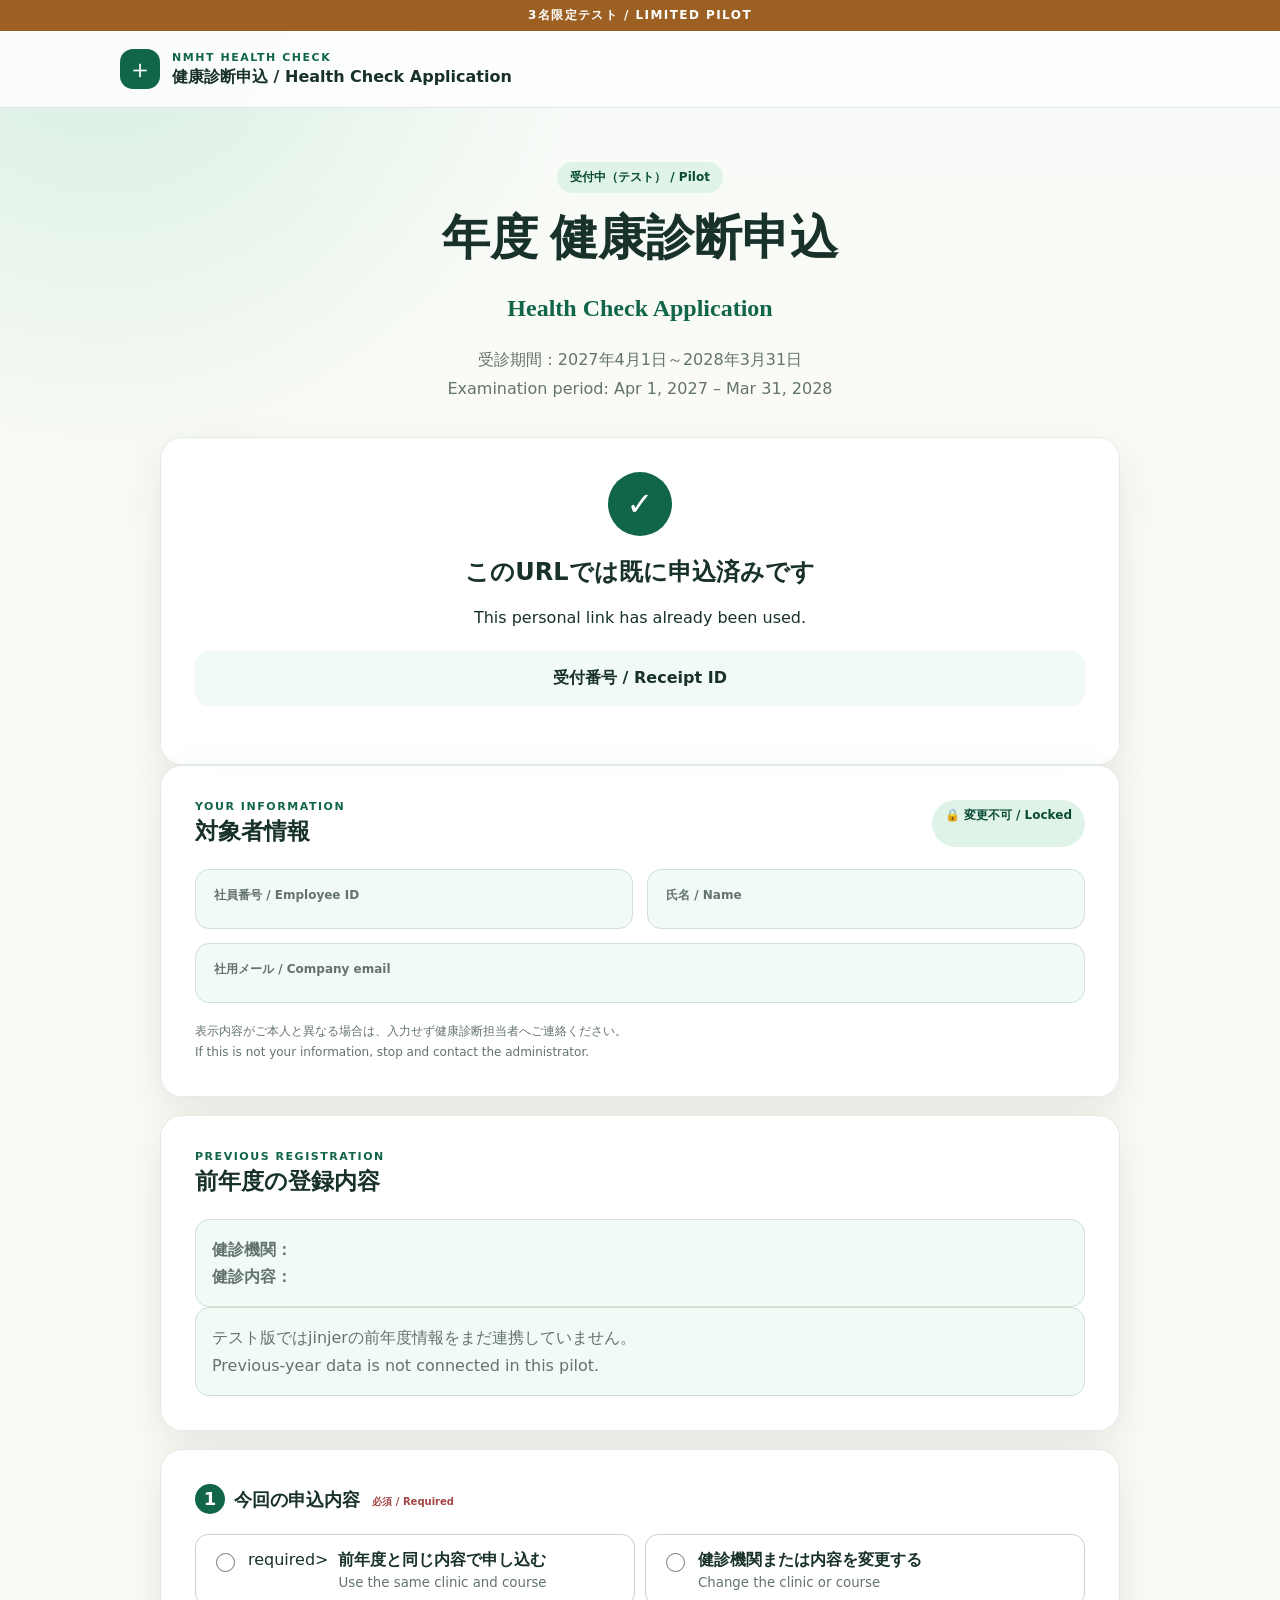
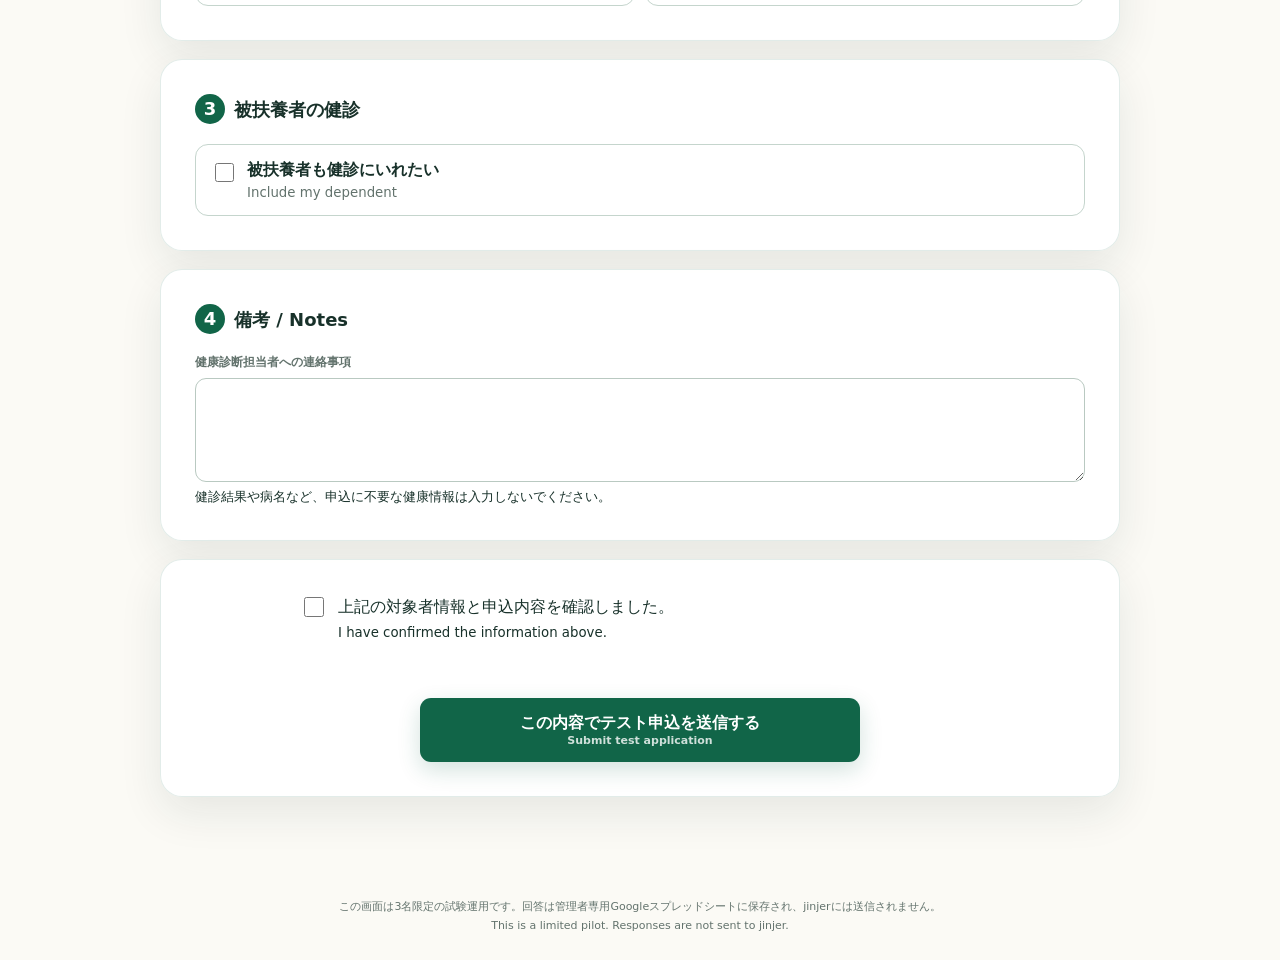
<file: prototypes/health_check_application/apps_script/Index.html>
<!doctype html>
<html lang="ja">
<head>
  <base target="_top">
  <style>
    :root{--ink:#18312a;--muted:#63736d;--green:#116548;--dark:#0b4b35;--mint:#dff3e9;--soft:#f2faf6;--line:#d9e2dd;--danger:#a33a3a;font-family:"Yu Gothic UI","Hiragino Kaku Gothic ProN",system-ui,sans-serif}*{box-sizing:border-box}body{margin:0;color:var(--ink);background:radial-gradient(circle at 8% 0%,rgba(191,229,210,.58),transparent 30rem),linear-gradient(180deg,#f7fbf8 0,#fbfaf5 36rem);min-height:100vh}.ribbon{padding:7px 16px;color:#fff;background:#9c6122;text-align:center;font-size:12px;font-weight:800;letter-spacing:.12em}.header{border-bottom:1px solid rgba(17,101,72,.14);background:rgba(255,255,255,.88)}.header-inner{width:min(1040px,calc(100% - 36px));margin:auto;padding:18px 0;display:flex;align-items:center;gap:12px}.mark{width:40px;height:40px;display:grid;place-items:center;color:#fff;background:var(--green);border-radius:13px;font-size:26px}.eyebrow{margin:0 0 3px;color:var(--green);font-size:11px;font-weight:900;letter-spacing:.14em;text-transform:uppercase}.brand{margin:0;font-weight:800}.shell{width:min(960px,calc(100% - 32px));margin:auto;padding:54px 0 76px}.hero{text-align:center;margin-bottom:34px}.pill,.lock{display:inline-flex;padding:7px 13px;border-radius:999px;color:var(--dark);background:var(--mint);font-size:12px;font-weight:800}.hero h1{margin:14px 0;font-family:"Yu Mincho","Hiragino Mincho ProN",serif;font-size:clamp(30px,5vw,48px);line-height:1.3}.hero h1 span{color:var(--green);font-size:.5em}.hero p{margin:0;color:var(--muted);line-height:1.8}.stack{display:grid;gap:18px}.card{padding:clamp(22px,4vw,34px);border:1px solid rgba(17,101,72,.12);border-radius:22px;background:rgba(255,255,255,.95);box-shadow:0 16px 44px rgba(24,49,42,.09)}.heading{display:flex;justify-content:space-between;gap:18px;margin-bottom:22px}.heading h2{margin:0;font-size:23px}.identity,.grid{display:grid;grid-template-columns:repeat(2,minmax(0,1fr));gap:14px}.readonly{padding:17px 18px;border:1px solid #cfe0d7;border-radius:14px;background:var(--soft)}.wide{grid-column:1/-1}.readonly span,.field>span{display:block;margin-bottom:7px;color:var(--muted);font-size:12px;font-weight:800}.readonly strong{display:block;font-size:19px}.helper{margin:18px 0 0;color:var(--muted);font-size:12px;line-height:1.7}.previous{padding:16px;border:1px solid #cfe0d7;border-radius:14px;background:var(--soft);color:var(--muted);line-height:1.7}fieldset{margin:0;padding:0;border:0}legend{margin:0 0 20px;padding:0;font-size:18px;font-weight:900}.step{display:inline-grid;width:30px;height:30px;margin-right:9px;place-items:center;border-radius:50%;color:#fff;background:var(--green)}em{margin-left:6px;color:#a34545;font-size:10px;font-style:normal}.choices,.checks{display:grid;grid-template-columns:repeat(2,minmax(0,1fr));gap:10px}.choice,.check,.toggle{display:flex;gap:10px;padding:15px;border:1px solid #c5d5cd;border-radius:13px;background:#fff;cursor:pointer}.choice:has(input:checked),.check:has(input:checked),.toggle:has(input:checked){border-color:var(--green);background:var(--soft);box-shadow:0 0 0 3px rgba(17,101,72,.07)}.choice input,.check input,.toggle input{width:19px;height:19px;accent-color:var(--green)}.choice strong,.choice small,.toggle strong,.toggle small{display:block}.choice small,.toggle small{margin-top:4px;color:var(--muted)}.field input,.field textarea,.field select{width:100%;padding:13px 14px;border:1px solid #b9c9c1;border-radius:11px;color:var(--ink);background:#fff;font:inherit}.panel{margin-top:18px;padding:19px;border:1px solid #cfe0d7;border-radius:15px;background:var(--soft)}.label{margin:0 0 12px;font-size:13px;font-weight:900}.confirm{text-align:center}.confirm-line{max-width:680px;margin:0 auto 22px;display:flex;gap:11px;text-align:left;line-height:1.6}.confirm-line input{width:20px;height:20px;accent-color:var(--green)}button{min-width:min(100%,440px);padding:15px 24px;border:0;border-radius:11px;color:#fff;background:var(--green);box-shadow:0 8px 22px rgba(17,101,72,.19);font:inherit;font-weight:800;cursor:pointer}button span{display:block;font-size:11px;opacity:.8}button:disabled{opacity:.55;cursor:wait}.message{min-height:23px;margin-bottom:8px;color:var(--danger);font-size:13px;font-weight:800}.success{text-align:center}.success-icon{width:64px;height:64px;margin:0 auto 18px;display:grid;place-items:center;border-radius:50%;color:#fff;background:var(--green);font-size:32px}.receipt{margin:24px 0;padding:17px;border-radius:14px;background:var(--soft);font-weight:800}.hidden{display:none!important}.disabled{opacity:.55;cursor:not-allowed}.footer{padding:25px;color:var(--muted);text-align:center;font-size:11px;line-height:1.7}@media(max-width:760px){.shell{width:min(100% - 22px,960px);padding-top:34px}.identity,.grid,.choices,.checks{grid-template-columns:1fr}.wide{grid-column:auto}.heading{flex-direction:column}}
  </style>
</head>
<body>
  <div class="ribbon">3名限定テスト / LIMITED PILOT</div>
  <header class="header"><div class="header-inner"><div class="mark">＋</div><div><p class="eyebrow">NMHT Health Check</p><p class="brand">健康診断申込 / Health Check Application</p></div></div></header>
  <main class="shell">
    <section class="hero"><span class="pill">受付中（テスト） / Pilot</span><h1><?= config.fiscalYear ?>年度 健康診断申込<br><span>Health Check Application</span></h1><p>受診期間：2027年4月1日～2028年3月31日<br>Examination period: Apr 1, 2027 – Mar 31, 2028</p></section>
    <? if (employee.status === '回答済') { ?>
      <section class="card success"><div class="success-icon">✓</div><h2>このURLでは既に申込済みです</h2><p>This personal link has already been used.</p><div class="receipt">受付番号 / Receipt ID<br><?= employee.receiptId ?></div></section>
    <? } else { ?>
    <form id="form" class="stack">
      <section class="card"><div class="heading"><div><p class="eyebrow">Your information</p><h2>対象者情報</h2></div><span class="lock">🔒 変更不可 / Locked</span></div><div class="identity"><div class="readonly"><span>社員番号 / Employee ID</span><strong><?= employee.employeeId ?></strong></div><div class="readonly"><span>氏名 / Name</span><strong><?= employee.name ?></strong></div><div class="readonly wide"><span>社用メール / Company email</span><strong><?= employee.email ?></strong></div></div><p class="helper">表示内容がご本人と異なる場合は、入力せず健康診断担当者へご連絡ください。<br>If this is not your information, stop and contact the administrator.</p></section>
      <section class="card"><div class="heading"><div><p class="eyebrow">Previous registration</p><h2>前年度の登録内容</h2></div></div><? if (employee.hasPrevious) { ?><div class="previous"><strong>健診機関：</strong><?= employee.previousClinic ?><br><strong>健診内容：</strong><?= employee.previousCourse ?></div><? } else { ?><div class="previous">テスト版ではjinjerの前年度情報をまだ連携していません。<br>Previous-year data is not connected in this pilot.</div><? } ?></section>
      <section class="card"><fieldset><legend><span class="step">1</span>今回の申込内容 <em>必須 / Required</em></legend><div class="choices"><label class="choice <?= employee.hasPrevious ? '' : 'disabled' ?>"><input type="radio" name="applicationType" value="same" <?= employee.hasPrevious ? '' : 'disabled' ?> required><span><strong>前年度と同じ内容で申し込む</strong><small>Use the same clinic and course</small></span></label><label class="choice"><input type="radio" name="applicationType" value="change" required><span><strong>健診機関または内容を変更する</strong><small>Change the clinic or course</small></span></label></div></fieldset></section>
      <section id="change" class="card hidden"><fieldset><legend><span class="step">2</span>変更内容 / Changes</legend><label class="field"><span>希望する健診機関 <em>必須 / Required</em></span><select name="clinicChoice"><option value="">選択してください / Please select</option><? for (const clinic of config.clinicOptions) { ?><option value="<?= clinic ?>"><?= clinic ?></option><? } ?></select></label><div id="standard" class="panel hidden"><p class="label">健診オプション <em>1つ以上選択</em></p><div class="checks"><? for (const option of config.healthOptions) { ?><label class="check"><input type="checkbox" name="healthOptions" value="<?= option ?>"><span><?= option ?></span></label><? } ?></div></div><div id="other" class="panel hidden"><p class="helper" style="margin-top:0">「その他」の場合は分かる範囲で入力してください。どちらも任意です。</p><div class="grid"><label class="field"><span>医療機関名 <small>任意 / Optional</small></span><input name="customClinic" maxlength="100"></label><label class="field"><span>健診予定日 <small>任意 / Optional</small></span><input type="date" name="otherPlannedDate" min="<?= config.examDateMin ?>" max="<?= config.examDateMax ?>"></label></div></div></fieldset></section>
      <section class="card"><fieldset><legend><span class="step">3</span>被扶養者の健診</legend><label class="toggle"><input type="checkbox" name="dependentRequested"><span><strong>被扶養者も健診にいれたい</strong><small>Include my dependent</small></span></label><div id="dependent" class="panel hidden"><div class="grid"><label class="field"><span>対象者 / Relationship <em>必須</em></span><select name="dependentRelationship"><option value="">選択してください</option><option value="妻">妻 / Wife</option><option value="夫">夫 / Husband</option></select></label><label class="field"><span>被扶養者氏名 <em>必須</em></span><input name="dependentName" maxlength="100"></label></div></div></fieldset></section>
      <section class="card"><fieldset><legend><span class="step">4</span>備考 / Notes</legend><label class="field"><span>健康診断担当者への連絡事項</span><textarea name="remarks" maxlength="500" rows="4"></textarea><small>健診結果や病名など、申込に不要な健康情報は入力しないでください。</small></label></fieldset></section>
      <section class="card confirm"><label class="confirm-line"><input type="checkbox" name="agreement" required><span>上記の対象者情報と申込内容を確認しました。<br><small>I have confirmed the information above.</small></span></label><div id="message" class="message" role="alert"></div><button id="submit" type="submit">この内容でテスト申込を送信する<span>Submit test application</span></button></section>
    </form>
    <section id="success" class="card success hidden"><div class="success-icon">✓</div><h2>テスト申込を受け付けました</h2><p>Your test application has been received.</p><div class="receipt">受付番号 / Receipt ID<br><span id="receipt"></span></div></section>
    <? } ?>
  </main>
  <footer class="footer">この画面は3名限定の試験運用です。回答は管理者専用Googleスプレッドシートに保存され、jinjerには送信されません。<br>This is a limited pilot. Responses are not sent to jinjer.</footer>
  <? if (employee.status !== '回答済') { ?>
  <script>
    const token = <?!= JSON.stringify(token) ?>;
    const otherClinic = <?!= JSON.stringify(config.otherClinic) ?>;
    const form = document.getElementById('form');
    const change = document.getElementById('change');
    const standard = document.getElementById('standard');
    const other = document.getElementById('other');
    const dependent = document.getElementById('dependent');
    const setVisible = (el, visible) => el.classList.toggle('hidden', !visible);
    const applicationType = () => form.querySelector('[name="applicationType"]:checked')?.value || '';
    const checks = [...form.querySelectorAll('[name="healthOptions"]')];
    function updateClinic(){const changing=applicationType()==='change';const choice=form.clinicChoice.value;setVisible(standard,changing&&choice&&choice!==otherClinic);setVisible(other,changing&&choice===otherClinic);}
    function updateApplication(){const changing=applicationType()==='change';setVisible(change,changing);form.clinicChoice.required=changing;updateClinic();}
    function updateDependent(){const visible=form.dependentRequested.checked;setVisible(dependent,visible);form.dependentRelationship.required=visible;form.dependentName.required=visible;}
    form.querySelectorAll('[name="applicationType"]').forEach((el)=>el.addEventListener('change',updateApplication));
    form.clinicChoice.addEventListener('change',updateClinic);
    form.dependentRequested.addEventListener('change',updateDependent);
    form.addEventListener('submit',(event)=>{event.preventDefault();const message=document.getElementById('message');message.textContent='';if(!form.reportValidity())return;if(applicationType()==='change'&&form.clinicChoice.value!==otherClinic&&form.clinicChoice.value&&!checks.some((el)=>el.checked)){message.textContent='健診オプションを1つ以上選択してください。';return;}const button=document.getElementById('submit');button.disabled=true;const payload={applicationType:applicationType(),clinicChoice:form.clinicChoice.value,healthOptions:checks.filter((el)=>el.checked).map((el)=>el.value),customClinic:form.customClinic.value,otherPlannedDate:form.otherPlannedDate.value,dependentRequested:form.dependentRequested.checked,dependentRelationship:form.dependentRelationship.value,dependentName:form.dependentName.value,remarks:form.remarks.value,agreement:form.agreement.checked};google.script.run.withSuccessHandler((result)=>{document.getElementById('receipt').textContent=result.receiptId;form.classList.add('hidden');document.getElementById('success').classList.remove('hidden');window.scrollTo({top:0,behavior:'smooth'});}).withFailureHandler((error)=>{message.textContent=error.message||'送信できませんでした。';button.disabled=false;}).submitApplication(token,payload);});
    updateApplication();updateDependent();
  </script>
  <? } ?>
</body>
</html>
</file>
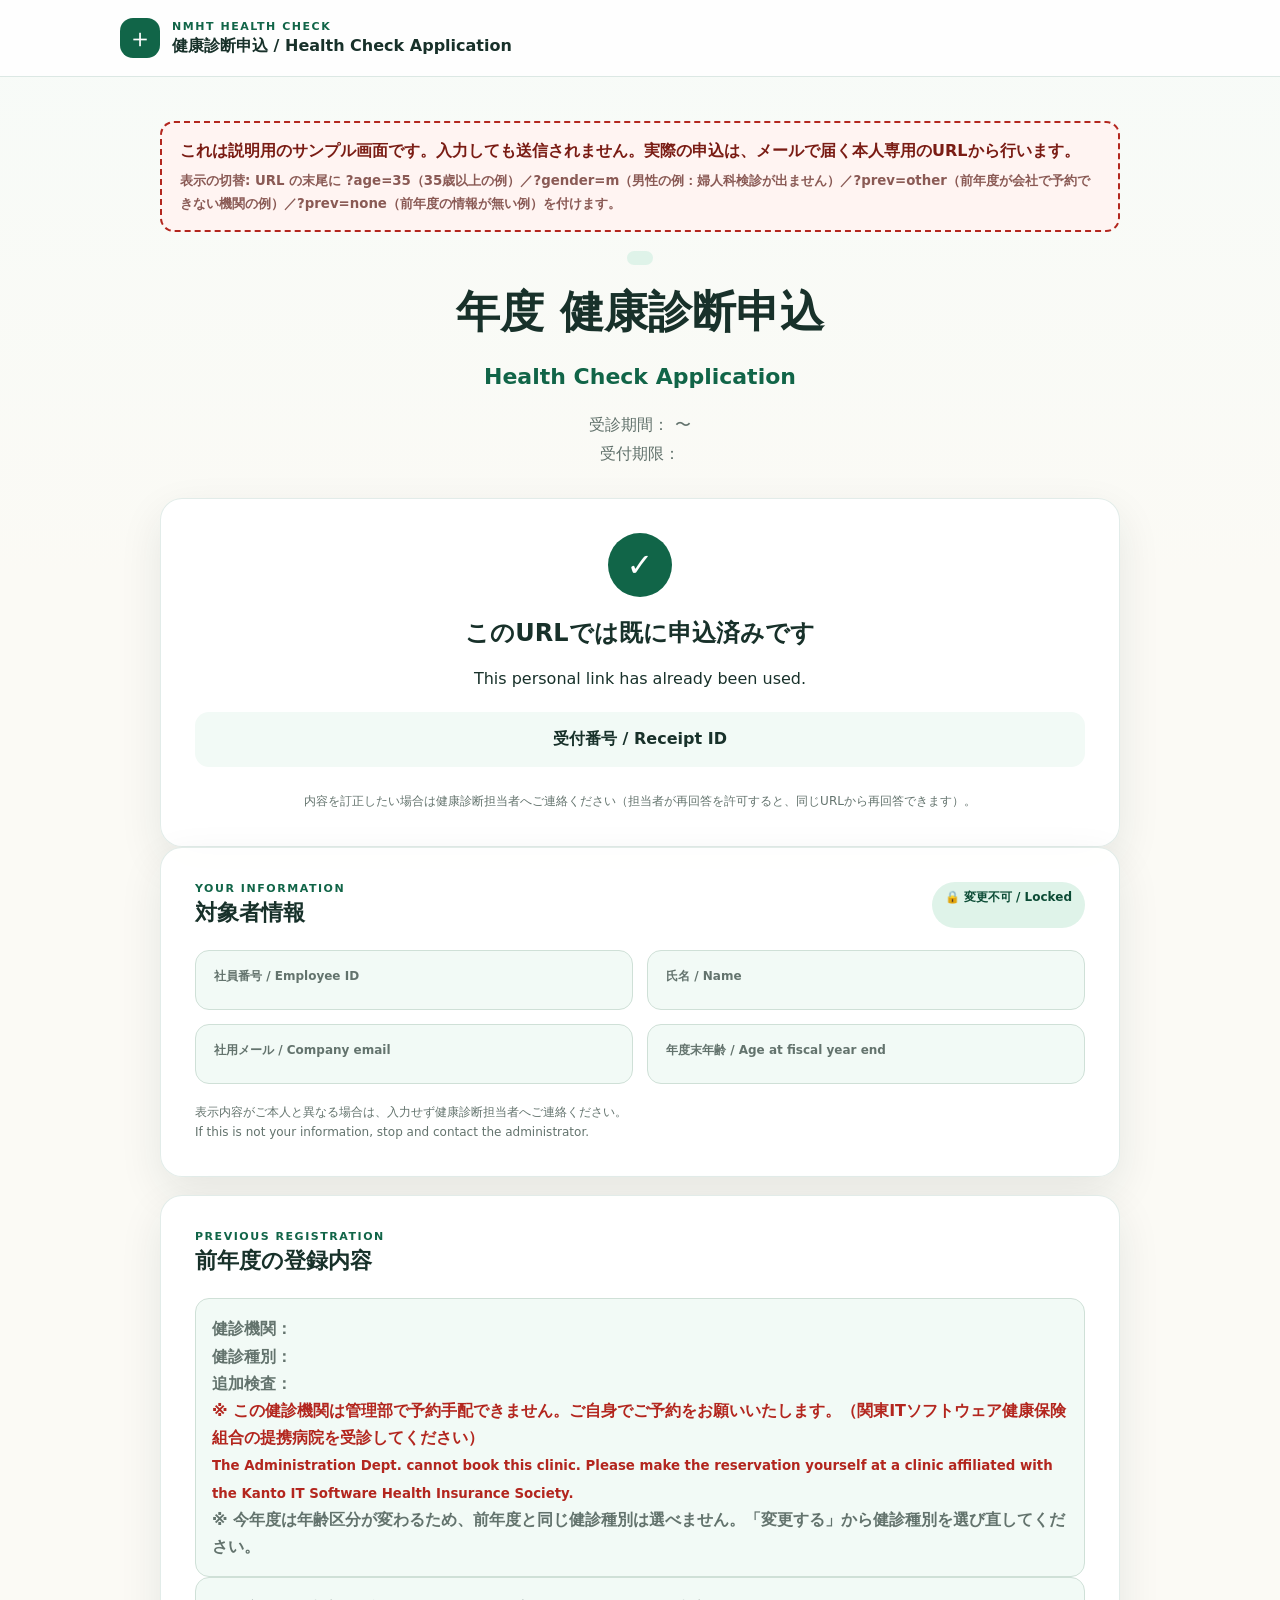
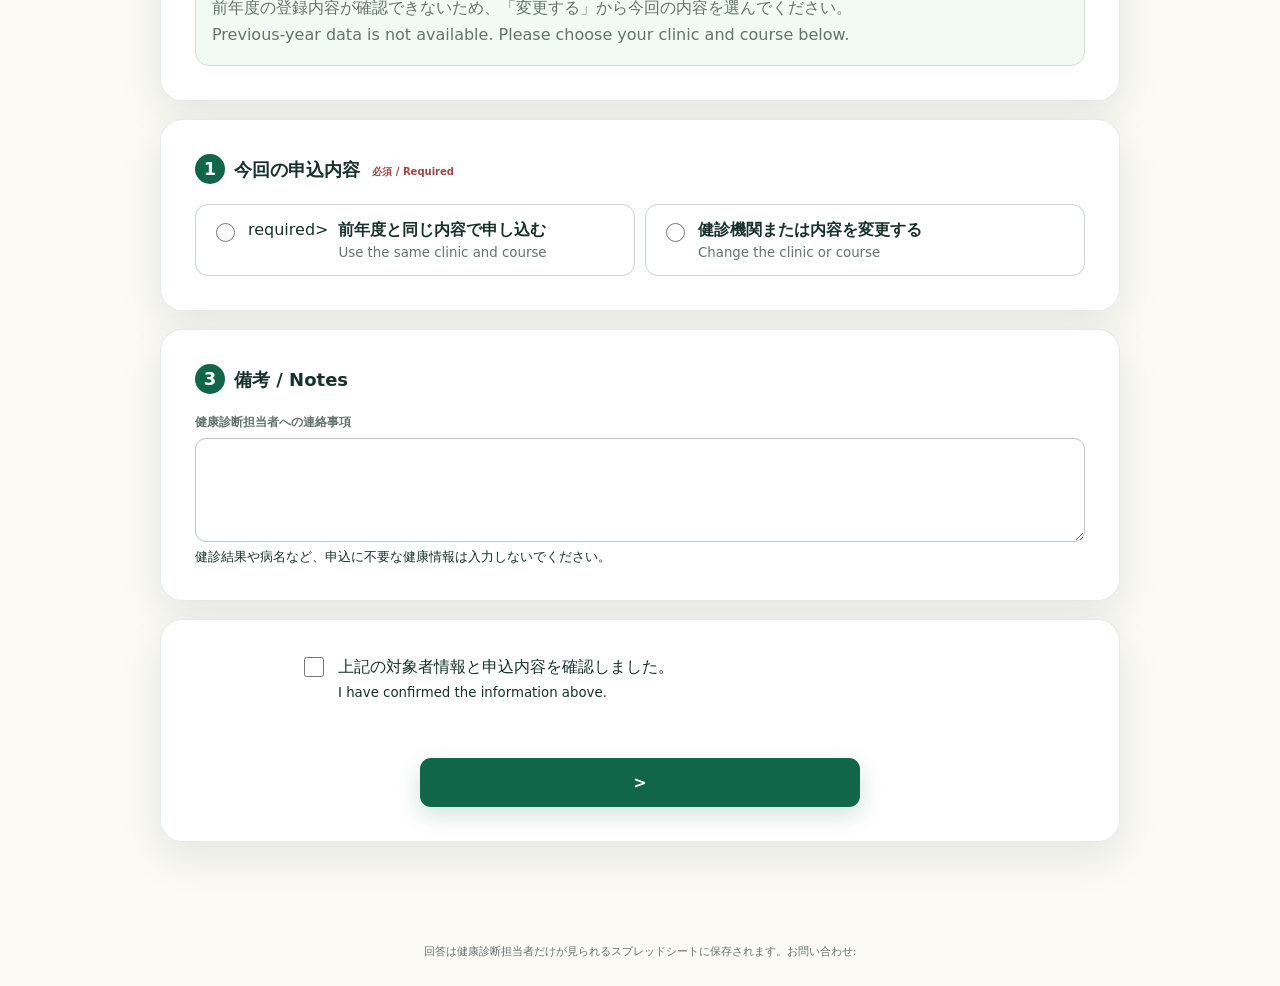
<file: prototypes/health_check_application/apps_script_v2/Index.html>
<!doctype html>
<html lang="ja">
<head>
  <base target="_top">
  <style>
    :root{--ink:#18312a;--muted:#63736d;--green:#116548;--dark:#0b4b35;--mint:#dff3e9;--soft:#f2faf6;--line:#d9e2dd;--danger:#a33a3a;font-family:"Yu Gothic UI","Hiragino Kaku Gothic ProN",system-ui,sans-serif}*{box-sizing:border-box}body{margin:0;color:var(--ink);background:linear-gradient(180deg,#f7fbf8 0,#fbfaf5 36rem);min-height:100vh}.header{border-bottom:1px solid rgba(17,101,72,.14);background:rgba(255,255,255,.88)}.header-inner{width:min(1040px,calc(100% - 36px));margin:auto;padding:18px 0;display:flex;align-items:center;gap:12px}.mark{width:40px;height:40px;display:grid;place-items:center;color:#fff;background:var(--green);border-radius:13px;font-size:26px}.eyebrow{margin:0 0 3px;color:var(--green);font-size:11px;font-weight:900;letter-spacing:.14em;text-transform:uppercase}.brand{margin:0;font-weight:800}.shell{width:min(960px,calc(100% - 32px));margin:auto;padding:44px 0 76px}.hero{text-align:center;margin-bottom:30px}.pill,.lock{display:inline-flex;padding:7px 13px;border-radius:999px;color:var(--dark);background:var(--mint);font-size:12px;font-weight:800}.hero h1{margin:14px 0;font-size:clamp(28px,5vw,44px);line-height:1.3}.hero h1 span{color:var(--green);font-size:.5em}.hero p{margin:0;color:var(--muted);line-height:1.8}.stack{display:grid;gap:18px}.card{padding:clamp(22px,4vw,34px);border:1px solid rgba(17,101,72,.12);border-radius:22px;background:rgba(255,255,255,.95);box-shadow:0 16px 44px rgba(24,49,42,.09)}.heading{display:flex;justify-content:space-between;gap:18px;margin-bottom:22px}.heading h2{margin:0;font-size:22px}.identity,.grid{display:grid;grid-template-columns:repeat(2,minmax(0,1fr));gap:14px}.readonly{padding:17px 18px;border:1px solid #cfe0d7;border-radius:14px;background:var(--soft)}.wide{grid-column:1/-1}.readonly span,.field>span{display:block;margin-bottom:7px;color:var(--muted);font-size:12px;font-weight:800}.readonly strong{display:block;font-size:19px}.helper{margin:18px 0 0;color:var(--muted);font-size:12px;line-height:1.7}.previous{padding:16px;border:1px solid #cfe0d7;border-radius:14px;background:var(--soft);color:var(--muted);line-height:1.7}fieldset{margin:0;padding:0;border:0}legend{margin:0 0 20px;padding:0;font-size:18px;font-weight:900}.step{display:inline-grid;width:30px;height:30px;margin-right:9px;place-items:center;border-radius:50%;color:#fff;background:var(--green)}em{margin-left:6px;color:#a34545;font-size:10px;font-style:normal}.choices,.checks{display:grid;grid-template-columns:repeat(2,minmax(0,1fr));gap:10px}.choice,.check,.toggle{display:flex;gap:10px;padding:15px;border:1px solid #c5d5cd;border-radius:13px;background:#fff;cursor:pointer}.choice:has(input:checked),.check:has(input:checked),.toggle:has(input:checked){border-color:var(--green);background:var(--soft);box-shadow:0 0 0 3px rgba(17,101,72,.07)}.choice input,.check input,.toggle input{width:19px;height:19px;accent-color:var(--green)}.choice strong,.choice small,.toggle strong,.toggle small{display:block}.choice small,.toggle small{margin-top:4px;color:var(--muted)}.field input,.field textarea,.field select{width:100%;padding:13px 14px;border:1px solid #b9c9c1;border-radius:11px;color:var(--ink);background:#fff;font:inherit}.panel{margin-top:18px;padding:19px;border:1px solid #cfe0d7;border-radius:15px;background:var(--soft)}.label{margin:0 0 12px;font-size:13px;font-weight:900}.confirm{text-align:center}.confirm-line{max-width:680px;margin:0 auto 22px;display:flex;gap:11px;text-align:left;line-height:1.6}.confirm-line input{width:20px;height:20px;accent-color:var(--green)}button{min-width:min(100%,440px);padding:15px 24px;border:0;border-radius:11px;color:#fff;background:var(--green);box-shadow:0 8px 22px rgba(17,101,72,.19);font:inherit;font-weight:800;cursor:pointer}button span{display:block;font-size:11px;opacity:.8}button:disabled{opacity:.55;cursor:wait}.message{min-height:23px;margin-bottom:8px;color:var(--danger);font-size:13px;font-weight:800}.success{text-align:center}.success-icon{width:64px;height:64px;margin:0 auto 18px;display:grid;place-items:center;border-radius:50%;color:#fff;background:var(--green);font-size:32px}.receipt{margin:24px 0;padding:17px;border-radius:14px;background:var(--soft);font-weight:800}.notice-red{color:#b3261e;font-weight:800;line-height:1.7}.demo-banner{margin:0 0 18px;padding:14px 18px;border:2px dashed #b3261e;border-radius:14px;background:#fff4f2;color:#7a1c14;font-weight:800;line-height:1.7}.demo-banner small{display:block;margin-top:6px;font-weight:600;color:#8a5a55}.hidden{display:none!important}.disabled{opacity:.55;cursor:not-allowed}.footer{padding:25px;color:var(--muted);text-align:center;font-size:11px;line-height:1.7}@media(max-width:760px){.shell{width:min(100% - 22px,960px);padding-top:30px}.identity,.grid,.choices,.checks{grid-template-columns:1fr}.wide{grid-column:auto}.heading{flex-direction:column}}
  </style>
</head>
<body>
  <header class="header"><div class="header-inner"><div class="mark">＋</div><div><p class="eyebrow">NMHT Health Check</p><p class="brand">健康診断申込 / Health Check Application</p></div></div></header>
  <main class="shell">
    <? if (demo) { ?><div class="demo-banner">これは説明用のサンプル画面です。入力しても送信されません。実際の申込は、メールで届く本人専用のURLから行います。<small>表示の切替: URL の末尾に ?age=35（35歳以上の例）／?gender=m（男性の例：婦人科検診が出ません）／?prev=other（前年度が会社で予約できない機関の例）／?prev=none（前年度の情報が無い例）を付けます。</small></div><? } ?>
    <section class="hero"><span class="pill"><?= demo ? 'サンプル / Demo' : '受付中 / Accepting' ?></span><h1><?= settings['年度'] ?>年度 健康診断申込<br><span>Health Check Application</span></h1><p>受診期間：<?= settings['受診期間開始'] ?> 〜 <?= settings['受診期間終了'] ?><br>受付期限：<?= settings['受付終了'] ?></p></section>
    <? if (!canAnswer) { ?>
      <section class="card success"><div class="success-icon">✓</div><h2>このURLでは既に申込済みです</h2><p>This personal link has already been used.</p><div class="receipt">受付番号 / Receipt ID<br><?= employee.receiptId ?></div><p class="helper">内容を訂正したい場合は健康診断担当者へご連絡ください（担当者が再回答を許可すると、同じURLから再回答できます）。</p></section>
    <? } else { ?>
    <form id="form" class="stack">
      <section class="card"><div class="heading"><div><p class="eyebrow">Your information</p><h2>対象者情報</h2></div><span class="lock">🔒 変更不可 / Locked</span></div><div class="identity"><div class="readonly"><span>社員番号 / Employee ID</span><strong><?= employee.employeeId ?></strong></div><div class="readonly"><span>氏名 / Name</span><strong><?= employee.name ?></strong></div><div class="readonly"><span>社用メール / Company email</span><strong><?= employee.email ?></strong></div><div class="readonly"><span>年度末年齢 / Age at fiscal year end</span><strong><?= employee.age ? employee.age + '歳' : '—' ?></strong></div></div><? if (ageNote) { ?><p class="helper"><?= ageNote ?></p><? } ?><p class="helper">表示内容がご本人と異なる場合は、入力せず健康診断担当者へご連絡ください。<br>If this is not your information, stop and contact the administrator.</p></section>
      <section class="card"><div class="heading"><div><p class="eyebrow">Previous registration</p><h2>前年度の登録内容</h2></div></div><? if (previous.hasPrevious) { ?><div class="previous"><strong>健診機関：</strong><?= previous.institutionName ?><br><strong>健診種別：</strong><?= previous.examTypeName ?><? if (previous.extraNames.length) { ?><br><strong>追加検査：</strong><?= previous.extraNames.join('、') ?><? } ?><? if (!previous.bookable) { ?><br><span class="notice-red">※ この健診機関は管理部で予約手配できません。ご自身でご予約をお願いいたします。（関東ITソフトウェア健康保険組合の提携病院を受診してください）<br><small>The Administration Dept. cannot book this clinic. Please make the reservation yourself at a clinic affiliated with the Kanto IT Software Health Insurance Society.</small></span><? } ?><? if (!previous.sameAllowed) { ?><br><strong>※ 今年度は年齢区分が変わるため、前年度と同じ健診種別は選べません。「変更する」から健診種別を選び直してください。</strong><? } ?></div><? } else { ?><div class="previous">前年度の登録内容が確認できないため、「変更する」から今回の内容を選んでください。<br>Previous-year data is not available. Please choose your clinic and course below.</div><? } ?></section>
      <section class="card"><fieldset><legend><span class="step">1</span>今回の申込内容 <em>必須 / Required</em></legend><div class="choices"><label class="choice <?= previous.sameAllowed ? '' : 'disabled' ?>"><input type="radio" name="applicationType" value="same" <?= previous.sameAllowed ? '' : 'disabled' ?> required><span><strong>前年度と同じ内容で申し込む</strong><small>Use the same clinic and course</small></span></label><label class="choice"><input type="radio" name="applicationType" value="change" required><span><strong>健診機関または内容を変更する</strong><small>Change the clinic or course</small></span></label></div>
        <div id="same-other" class="panel hidden"><p class="notice-red" style="margin:0 0 8px">ご自身でご予約をお願いいたします。（関東ITソフトウェア健康保険組合の提携病院を受診してください）<br><small>Please make the reservation yourself at a clinic affiliated with the Kanto IT Software Health Insurance Society.</small></p><p class="helper" style="margin-top:0">現時点で受診を予定している健診機関名と受診予定時期をご入力ください。受診予定時期が確定していない場合は、おおよその時期で構いません。いずれも任意回答です。<br>Enter the clinic you currently plan to visit and the approximate timing. An approximate period is fine if it is not fixed yet. Both are optional.</p><div class="grid"><label class="field"><span>健診機関名 <small>任意 / Clinic name (optional)</small></span><input name="sameClinicName" maxlength="100" value="<?= previous.institutionName ?>"></label><label class="field"><span>受診予定時期 <small>任意 / Planned timing (optional)</small></span><input name="samePlannedDate" maxlength="40" placeholder="例: 2027-06 / 6月頃 / early June"></label></div></div></fieldset></section>
      <section id="change" class="card hidden"><fieldset><legend><span class="step">2</span>変更内容 / Changes</legend>
        <label class="field"><span>希望する健診機関 <em>必須 / Required</em></span><select name="clinicCode"><option value="">選択してください / Please select</option><? for (const o of options.institutions) { ?><option value="<?= o.code ?>"><?= o.name ?></option><? } ?></select><small class="helper" style="display:block;margin-top:6px">管理部にて予約手配が可能な健診機関は、以下となります。<br>・春日クリニック<br>・MYメディカルクリニック（大手町・渋谷・横浜みなとみらい・田町三田・新宿・東京駅八重洲）<br>※受診日時は、後日健診機関から案内されます。案内された日時での受診が難しい場合は、ご自身で健診機関へ連絡のうえ、予約変更のお手続きをお願いいたします。<br>上記以外の健診機関を希望する場合は、「その他」を選択してください。<br>The Administration Dept. can book the following clinics: Kasuga Clinic; MY Medical Clinic (Otemachi, Shibuya, Yokohama Minatomirai, Tamachi-Mita, Shinjuku, Tokyo Station Yaesu). The clinic will contact you later with the date and time; if that does not suit you, please contact the clinic directly to reschedule. For any other clinic, choose "Other".</small></label>
        <div id="other" class="panel hidden"><p class="notice-red" style="margin:0 0 8px">ご自身でご予約をお願いいたします。（関東ITソフトウェア健康保険組合の提携病院を受診してください）<br><small>Please make the reservation yourself at a clinic affiliated with the Kanto IT Software Health Insurance Society.</small></p><p class="helper" style="margin-top:0">現時点で受診を予定している健診機関名と受診予定時期をご入力ください。受診予定時期が確定していない場合は、おおよその時期で構いません。いずれも任意回答です。<br>Enter the clinic you currently plan to visit and the approximate timing. An approximate period is fine if it is not fixed yet. Both are optional.</p><div class="grid"><label class="field"><span>健診機関名 <small>任意 / Clinic name (optional)</small></span><input name="customClinic" maxlength="100"></label><label class="field"><span>受診予定時期 <small>任意 / Planned timing (optional)</small></span><input name="otherPlannedDate" maxlength="40" placeholder="例: 2027-06 / 6月頃 / early June"></label></div></div>
        <label class="field" style="margin-top:18px"><span>健診種別 <em>必須 / Required</em></span><select name="courseCode"><? if (options.examTypes.length !== 1) { ?><option value="">選択してください / Please select</option><? } ?><? for (const o of options.examTypes) { ?><option value="<?= o.code ?>" <?= options.examTypes.length === 1 ? 'selected' : '' ?>><?= o.name ?></option><? } ?></select><? if (ageNote) { ?><small class="helper" style="display:block;margin-top:6px"><?= ageNote ?></small><? } ?></label>
        <? if (options.extras.length) { ?><div class="panel"><p class="label">追加検査 <small>任意 / Optional</small></p><div class="checks"><? for (const o of options.extras) { ?><label class="check"><input type="checkbox" name="extraCodes" value="<?= o.code ?>"><span><?= o.name ?></span></label><? } ?></div></div><? } ?>
      </fieldset></section>
      <section class="card"><fieldset><legend><span class="step">3</span>備考 / Notes</legend><label class="field"><span>健康診断担当者への連絡事項</span><textarea name="remarks" maxlength="500" rows="4"></textarea><small>健診結果や病名など、申込に不要な健康情報は入力しないでください。</small></label></fieldset></section>
      <section class="card confirm"><label class="confirm-line"><input type="checkbox" name="agreement" required><span>上記の対象者情報と申込内容を確認しました。<br><small>I have confirmed the information above.</small></span></label><div id="message" class="message" role="alert"></div><button id="submit" type="submit" <?= demo ? 'disabled' : '' ?>><?= demo ? 'サンプル画面のため送信できません' : 'この内容で申し込む' ?><span><?= demo ? 'Demo only' : 'Submit application' ?></span></button></section>
    </form>
    <section id="success" class="card success hidden"><div class="success-icon">✓</div><h2>申込を受け付けました</h2><p>Your application has been received.</p><div class="receipt">受付番号 / Receipt ID<br><span id="receipt"></span></div></section>
    <? } ?>
  </main>
  <footer class="footer">回答は健康診断担当者だけが見られるスプレッドシートに保存されます。お問い合わせ: <?= settings['担当者連絡先'] || '健康診断担当者' ?></footer>
  <? if (canAnswer) { ?>
  <script>
    const token = <?!= JSON.stringify(token) ?>;
    const demo = <?!= JSON.stringify(!!demo) ?>;
    const otherCode = <?!= JSON.stringify('OTHER') ?>;
    const previousBookable = <?!= JSON.stringify(!!previous.bookable) ?>;
    const sameOther = document.getElementById('same-other');
    const form = document.getElementById('form');
    const change = document.getElementById('change');
    const other = document.getElementById('other');
    const setVisible = (el, visible) => { if (el) el.classList.toggle('hidden', !visible); };
    const applicationType = () => (form.querySelector('[name="applicationType"]:checked') || {}).value || '';
    const extraChecks = [...form.querySelectorAll('[name="extraCodes"]')];
    function updateClinic(){const changing=applicationType()==='change';setVisible(other,changing&&form.clinicCode.value===otherCode);}
    function updateApplication(){const changing=applicationType()==='change';setVisible(change,changing);setVisible(sameOther,applicationType()==='same'&&!previousBookable);form.clinicCode.required=changing;form.courseCode.required=changing;updateClinic();}
    form.querySelectorAll('[name="applicationType"]').forEach((el)=>el.addEventListener('change',updateApplication));
    form.clinicCode.addEventListener('change',updateClinic);
    form.addEventListener('submit',(event)=>{event.preventDefault();const message=document.getElementById('message');message.textContent='';if(demo){message.textContent='サンプル画面のため送信できません。';return;}if(!form.reportValidity())return;const button=document.getElementById('submit');button.disabled=true;const payload={applicationType:applicationType(),clinicCode:form.clinicCode.value,courseCode:form.courseCode.value,extraCodes:extraChecks.filter((el)=>el.checked).map((el)=>el.value),customClinic:form.customClinic.value,otherPlannedDate:form.otherPlannedDate.value,sameClinicName:form.sameClinicName?form.sameClinicName.value:'',samePlannedDate:form.samePlannedDate?form.samePlannedDate.value:'',remarks:form.remarks.value,agreement:form.agreement.checked};google.script.run.withSuccessHandler((result)=>{document.getElementById('receipt').textContent=result.receiptId;form.classList.add('hidden');document.getElementById('success').classList.remove('hidden');window.scrollTo({top:0,behavior:'smooth'});}).withFailureHandler((error)=>{message.textContent=error.message||'送信できませんでした。';button.disabled=false;}).submitApplication(token,payload);});
    updateApplication();
  </script>
  <? } ?>
</body>
</html>
</file>
